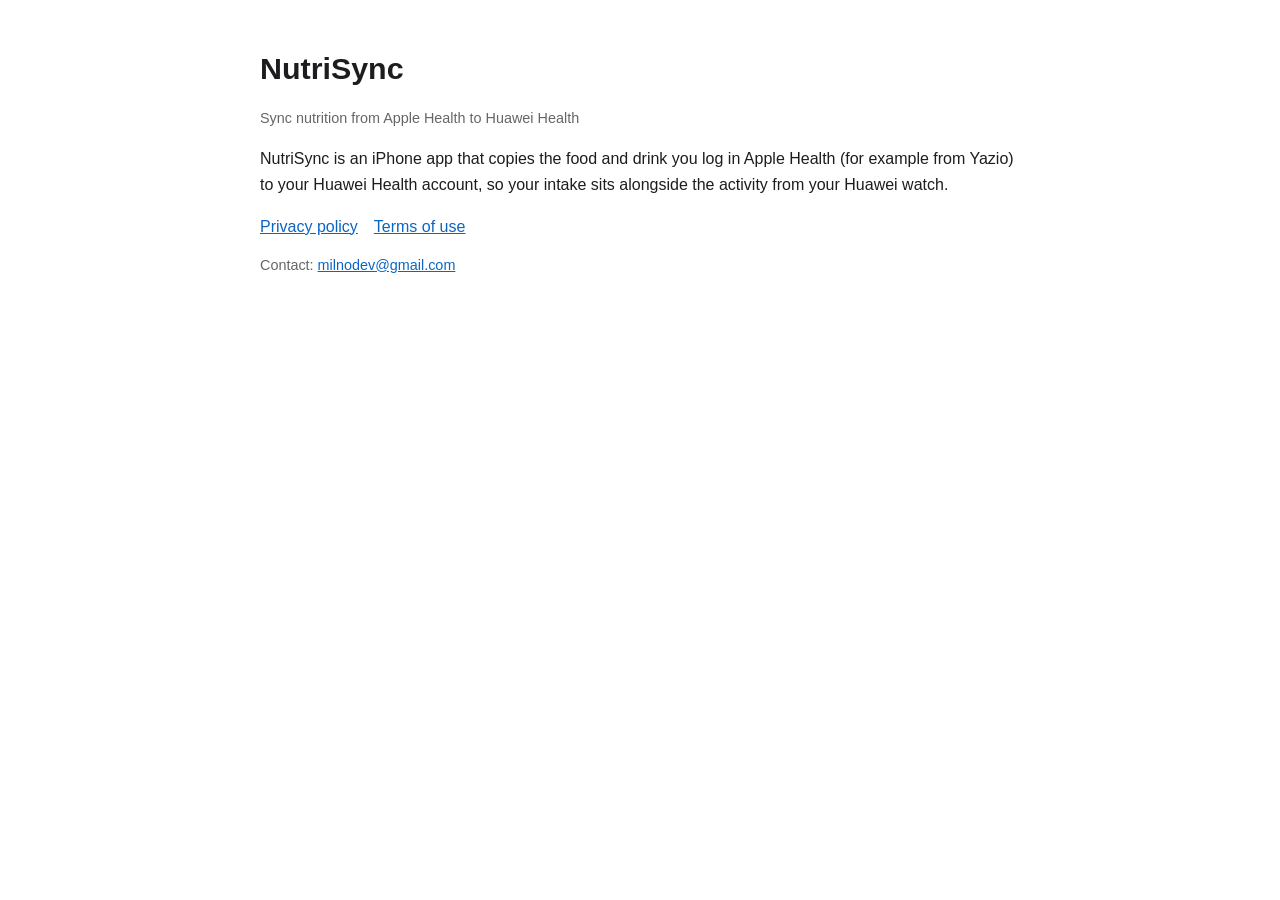
<file: index.html>
<!doctype html><html lang="en-NZ"><head><meta charset="utf-8"><meta name="viewport" content="width=device-width,initial-scale=1"><title>NutriSync</title><link rel="stylesheet" href="style.css"></head><body>
<h1>NutriSync</h1>
<p class="meta">Sync nutrition from Apple Health to Huawei Health</p>
<p>NutriSync is an iPhone app that copies the food and drink you log in Apple Health (for example from Yazio) to your Huawei Health account, so your intake sits alongside the activity from your Huawei watch.</p>
<nav><a href="privacy.html">Privacy policy</a><a href="terms.html">Terms of use</a></nav>
<p class="meta">Contact: <a href="mailto:milnodev@gmail.com">milnodev@gmail.com</a></p>
</body></html>
</file>
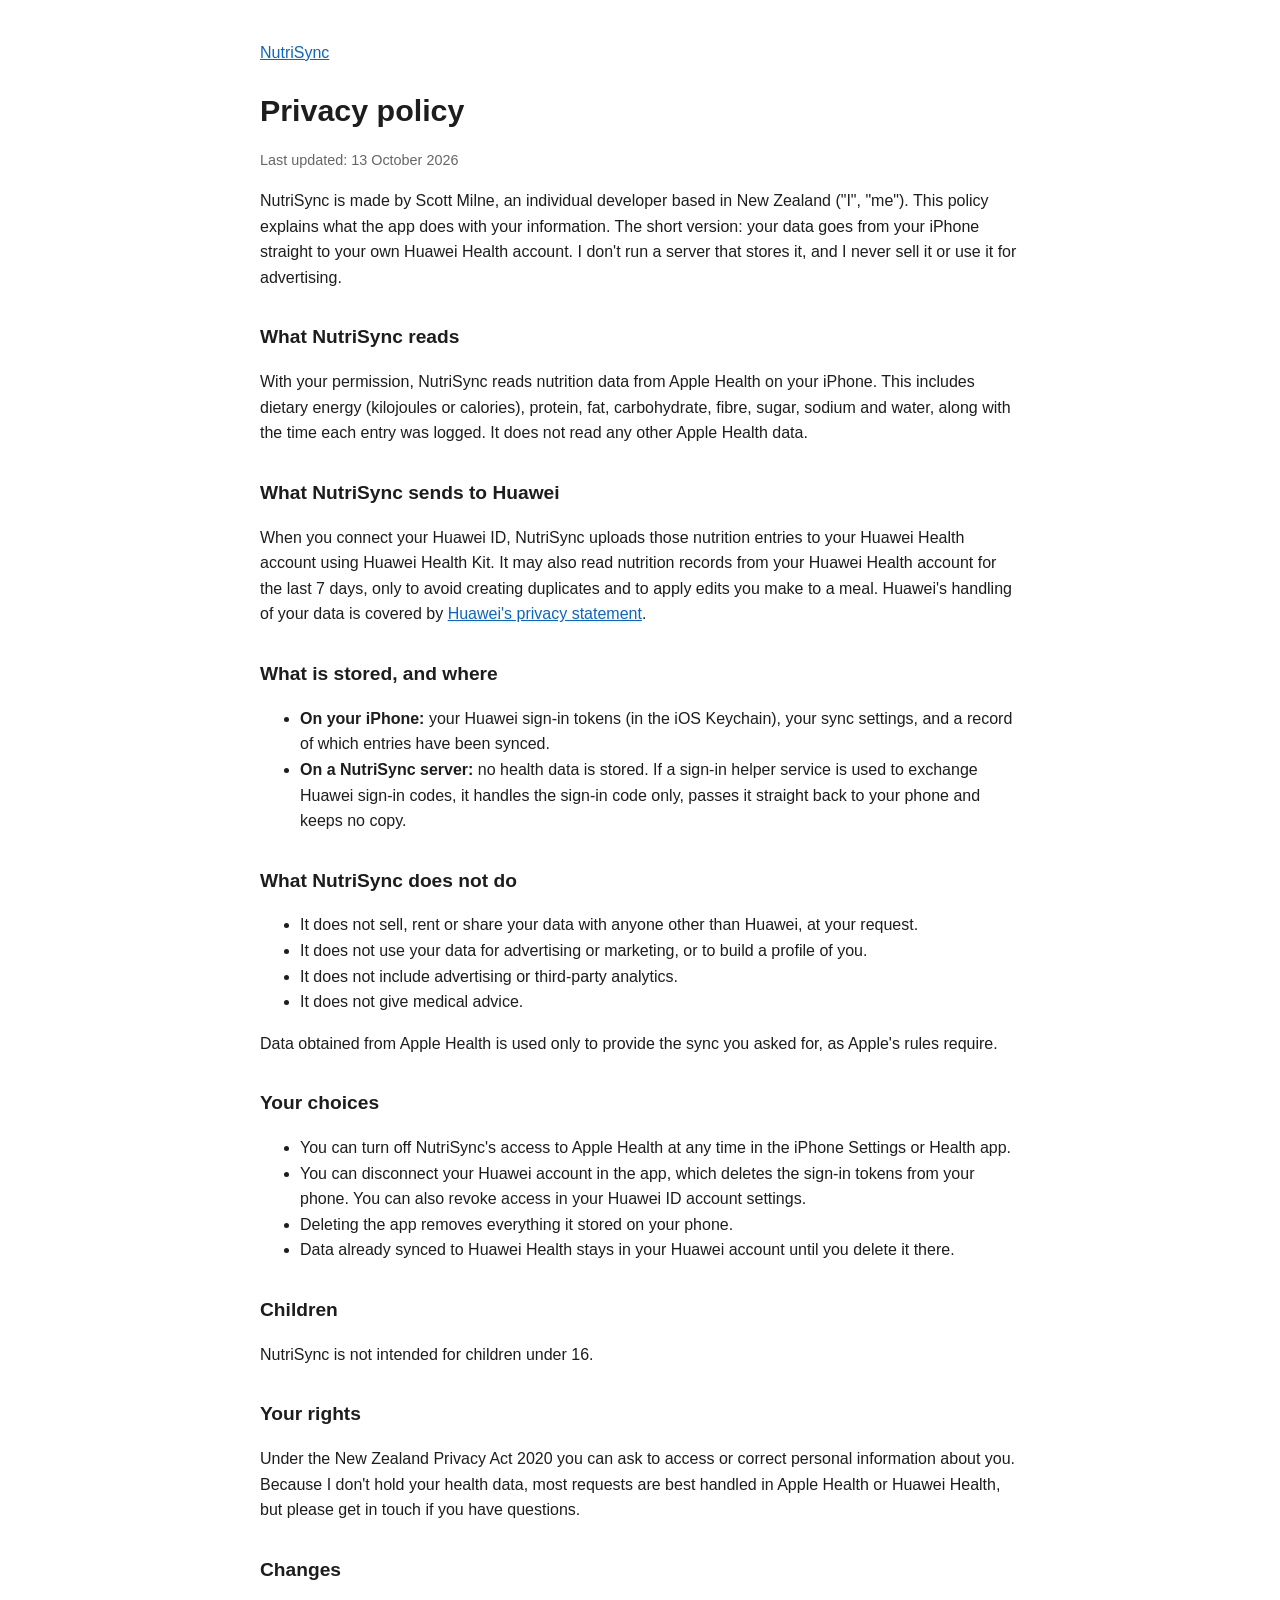
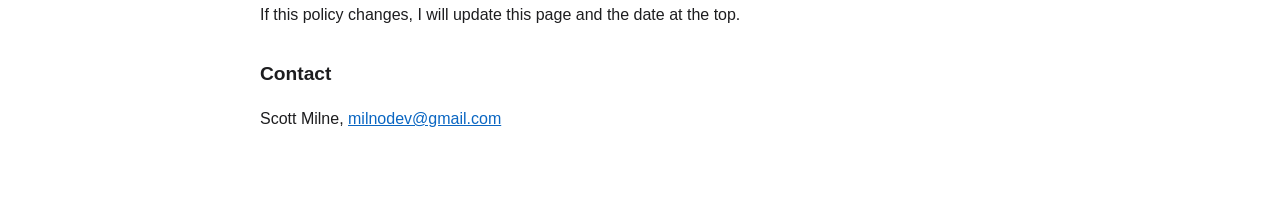
<file: privacy.html>
<!doctype html><html lang="en-NZ"><head><meta charset="utf-8"><meta name="viewport" content="width=device-width,initial-scale=1"><title>NutriSync privacy policy</title><link rel="stylesheet" href="style.css"></head><body>
<p><a href="index.html">NutriSync</a></p>
<h1>Privacy policy</h1>
<p class="meta">Last updated: 13 October 2026</p>

<p>NutriSync is made by Scott Milne, an individual developer based in New Zealand ("I", "me"). This policy explains what the app does with your information. The short version: your data goes from your iPhone straight to your own Huawei Health account. I don't run a server that stores it, and I never sell it or use it for advertising.</p>

<h2>What NutriSync reads</h2>
<p>With your permission, NutriSync reads nutrition data from Apple Health on your iPhone. This includes dietary energy (kilojoules or calories), protein, fat, carbohydrate, fibre, sugar, sodium and water, along with the time each entry was logged. It does not read any other Apple Health data.</p>

<h2>What NutriSync sends to Huawei</h2>
<p>When you connect your Huawei ID, NutriSync uploads those nutrition entries to your Huawei Health account using Huawei Health Kit. It may also read nutrition records from your Huawei Health account for the last 7 days, only to avoid creating duplicates and to apply edits you make to a meal. Huawei's handling of your data is covered by <a href="https://consumer.huawei.com/en/privacy/privacy-policy/">Huawei's privacy statement</a>.</p>

<h2>What is stored, and where</h2>
<ul>
<li><strong>On your iPhone:</strong> your Huawei sign-in tokens (in the iOS Keychain), your sync settings, and a record of which entries have been synced.</li>
<li><strong>On a NutriSync server:</strong> no health data is stored. If a sign-in helper service is used to exchange Huawei sign-in codes, it handles the sign-in code only, passes it straight back to your phone and keeps no copy.</li>
</ul>

<h2>What NutriSync does not do</h2>
<ul>
<li>It does not sell, rent or share your data with anyone other than Huawei, at your request.</li>
<li>It does not use your data for advertising or marketing, or to build a profile of you.</li>
<li>It does not include advertising or third-party analytics.</li>
<li>It does not give medical advice.</li>
</ul>
<p>Data obtained from Apple Health is used only to provide the sync you asked for, as Apple's rules require.</p>

<h2>Your choices</h2>
<ul>
<li>You can turn off NutriSync's access to Apple Health at any time in the iPhone Settings or Health app.</li>
<li>You can disconnect your Huawei account in the app, which deletes the sign-in tokens from your phone. You can also revoke access in your Huawei ID account settings.</li>
<li>Deleting the app removes everything it stored on your phone.</li>
<li>Data already synced to Huawei Health stays in your Huawei account until you delete it there.</li>
</ul>

<h2>Children</h2>
<p>NutriSync is not intended for children under 16.</p>

<h2>Your rights</h2>
<p>Under the New Zealand Privacy Act 2020 you can ask to access or correct personal information about you. Because I don't hold your health data, most requests are best handled in Apple Health or Huawei Health, but please get in touch if you have questions.</p>

<h2>Changes</h2>
<p>If this policy changes, I will update this page and the date at the top.</p>

<h2>Contact</h2>
<p>Scott Milne, <a href="mailto:milnodev@gmail.com">milnodev@gmail.com</a></p>
</body></html>
</file>
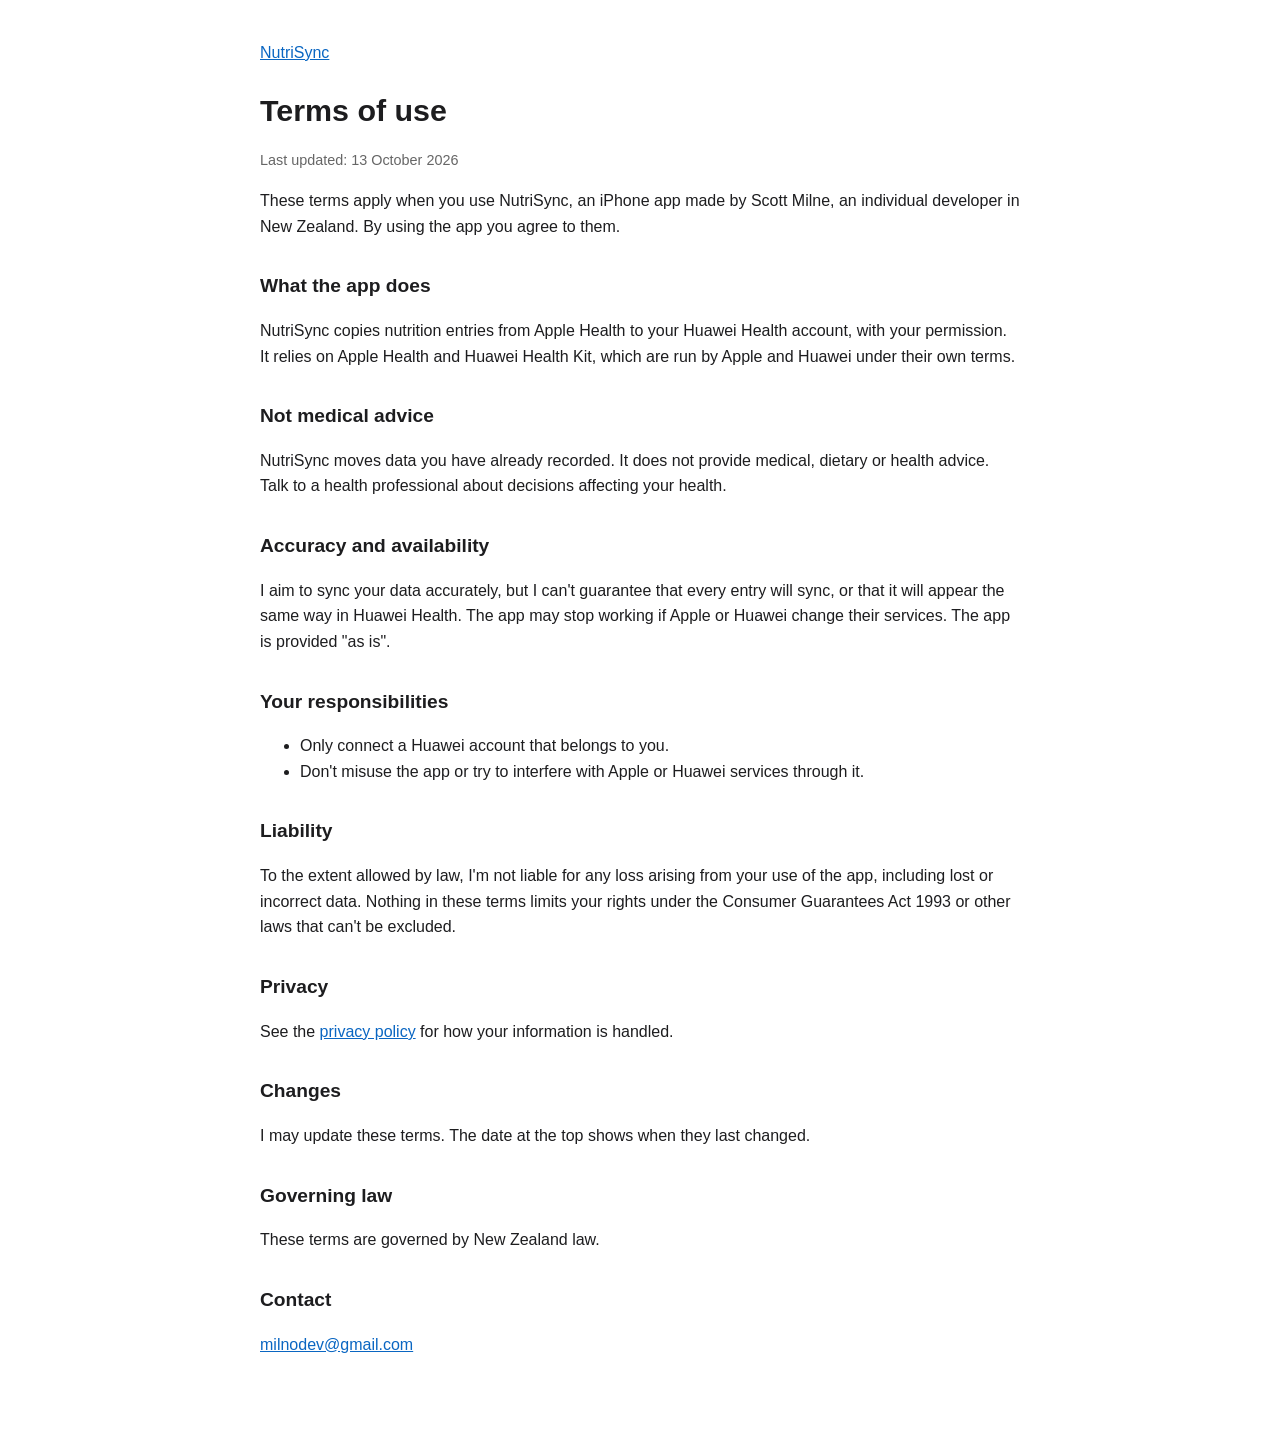
<file: terms.html>
<!doctype html><html lang="en-NZ"><head><meta charset="utf-8"><meta name="viewport" content="width=device-width,initial-scale=1"><title>NutriSync terms of use</title><link rel="stylesheet" href="style.css"></head><body>
<p><a href="index.html">NutriSync</a></p>
<h1>Terms of use</h1>
<p class="meta">Last updated: 13 October 2026</p>

<p>These terms apply when you use NutriSync, an iPhone app made by Scott Milne, an individual developer in New Zealand. By using the app you agree to them.</p>

<h2>What the app does</h2>
<p>NutriSync copies nutrition entries from Apple Health to your Huawei Health account, with your permission. It relies on Apple Health and Huawei Health Kit, which are run by Apple and Huawei under their own terms.</p>

<h2>Not medical advice</h2>
<p>NutriSync moves data you have already recorded. It does not provide medical, dietary or health advice. Talk to a health professional about decisions affecting your health.</p>

<h2>Accuracy and availability</h2>
<p>I aim to sync your data accurately, but I can't guarantee that every entry will sync, or that it will appear the same way in Huawei Health. The app may stop working if Apple or Huawei change their services. The app is provided "as is".</p>

<h2>Your responsibilities</h2>
<ul>
<li>Only connect a Huawei account that belongs to you.</li>
<li>Don't misuse the app or try to interfere with Apple or Huawei services through it.</li>
</ul>

<h2>Liability</h2>
<p>To the extent allowed by law, I'm not liable for any loss arising from your use of the app, including lost or incorrect data. Nothing in these terms limits your rights under the Consumer Guarantees Act 1993 or other laws that can't be excluded.</p>

<h2>Privacy</h2>
<p>See the <a href="privacy.html">privacy policy</a> for how your information is handled.</p>

<h2>Changes</h2>
<p>I may update these terms. The date at the top shows when they last changed.</p>

<h2>Governing law</h2>
<p>These terms are governed by New Zealand law.</p>

<h2>Contact</h2>
<p><a href="mailto:milnodev@gmail.com">milnodev@gmail.com</a></p>
</body></html>
</file>
<file: style.css>
body{font-family:-apple-system,BlinkMacSystemFont,"Segoe UI",Roboto,Arial,sans-serif;max-width:760px;margin:0 auto;padding:24px 16px 64px;line-height:1.6;color:#1d1d1f;background:#fff}
h1{font-size:1.9rem;margin-bottom:.2rem}h2{font-size:1.2rem;margin-top:2rem}
.meta{color:#666;font-size:.9rem}a{color:#0a66c2}nav a{margin-right:16px}
@media (prefers-color-scheme:dark){body{background:#111;color:#eee}.meta{color:#aaa}a{color:#6cb6ff}}
</file>
